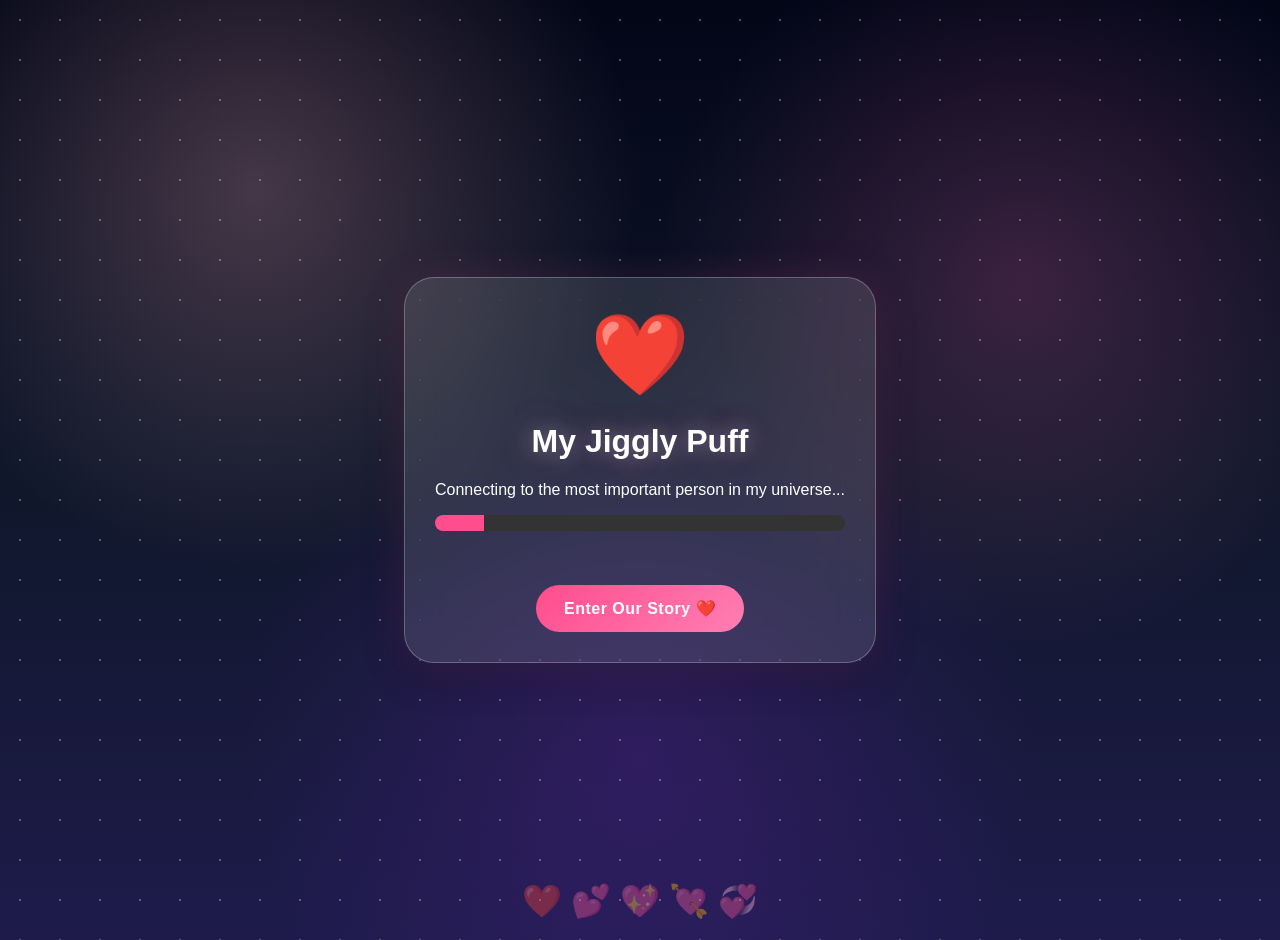
<file: index.html>
<!DOCTYPE html>
<html>

<head>
    <meta name="viewport" content="width=device-width,initial-scale=1">
    <title>Connecting...</title>
    <link rel="stylesheet" href="./style.css">
</head>

<body class="hero">

    <div class="glass center">

        <div style="font-size:5rem;">
            ❤️
        </div>

        <h1>
            My Jiggly Puff
        </h1>

        <p id="status">
            Connecting to the most important person in my universe...
        </p>

        <div class="bar">
            <div id="fill"></div>
        </div>

        <br>

        <p id="connected"></p>

        <a id="enterBtn"
           class="btn hidden"
           href="match.html">
            Enter Our Story ❤️
        </a>

    </div>

    <script src="loader.js"></script>

</body>

</html>
</file>
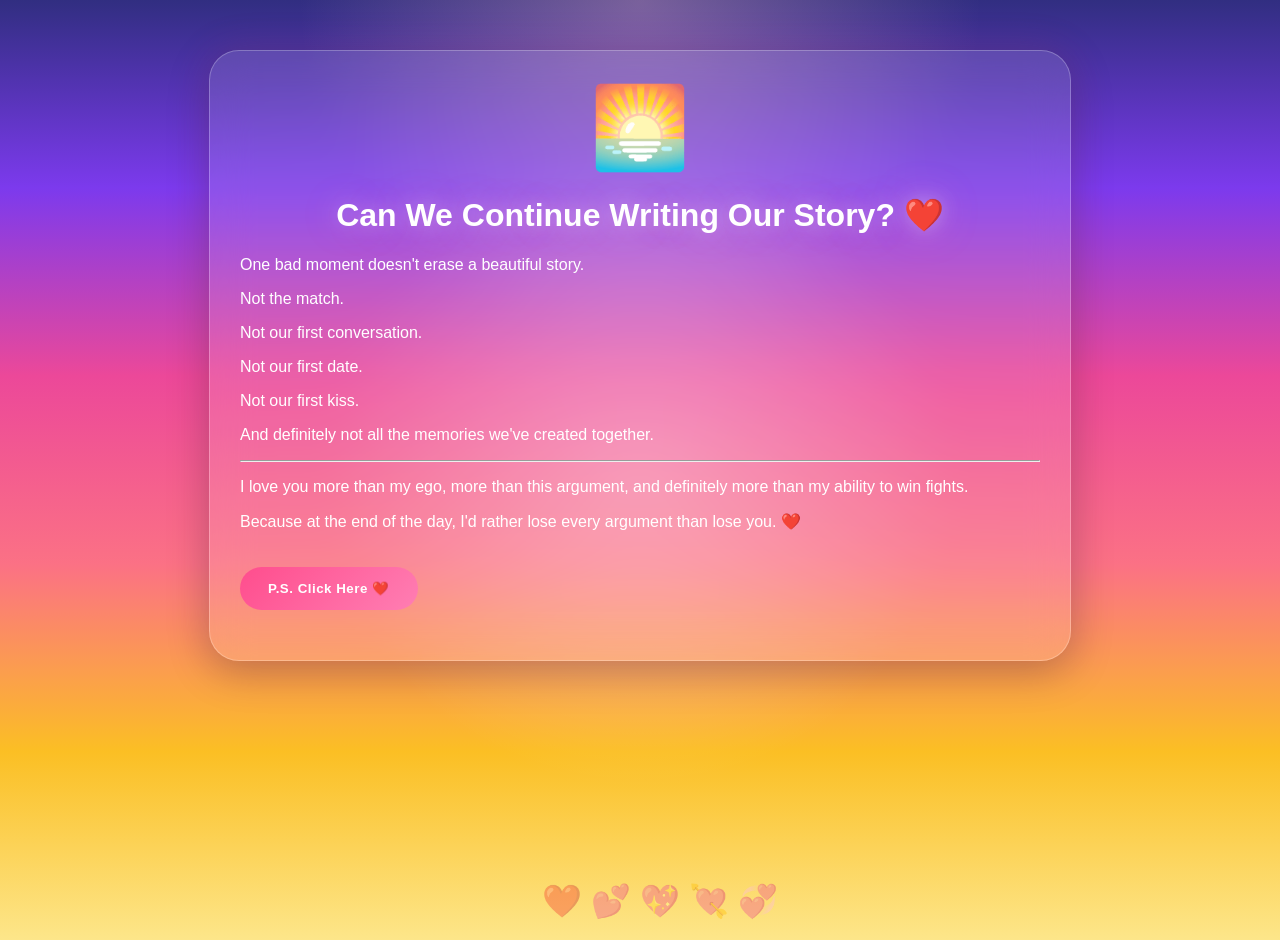
<file: final.html>
<!DOCTYPE html>
<html>
<head>
<meta charset="UTF-8">
<meta name="viewport" content="width=device-width,initial-scale=1">
<link rel="stylesheet" href="style.css">
<title>One Last Thing ❤️</title>
</head>

<body class="sunrise">

<div class="glass">

<div style="font-size:5rem;text-align:center;">
🌅
</div>

<h1 style="text-align:center;">
Can We Continue Writing Our Story? ❤️
</h1>

<p>
One bad moment doesn't erase a beautiful story.
</p>

<p>Not the match.</p>

<p>Not our first conversation.</p>

<p>Not our first date.</p>

<p>Not our first kiss.</p>

<p>
And definitely not all the memories we've created together.
</p>

<hr>

<p>
I love you more than my ego,
more than this argument,
and definitely more than my ability to win fights.
</p>

<p>
Because at the end of the day,
I'd rather lose every argument than lose you.
❤️
</p>

<button
class="btn"
onclick="document.getElementById('finalMessage').innerHTML='❤️ Still My Favorite Person ❤️<br><br>Forever Yours,<br>Your Nerdy / Dumb Boyfriend';">

P.S. Click Here ❤️

</button>

<h2 id="finalMessage"></h2>

</div>

</body>
</html>
</file>
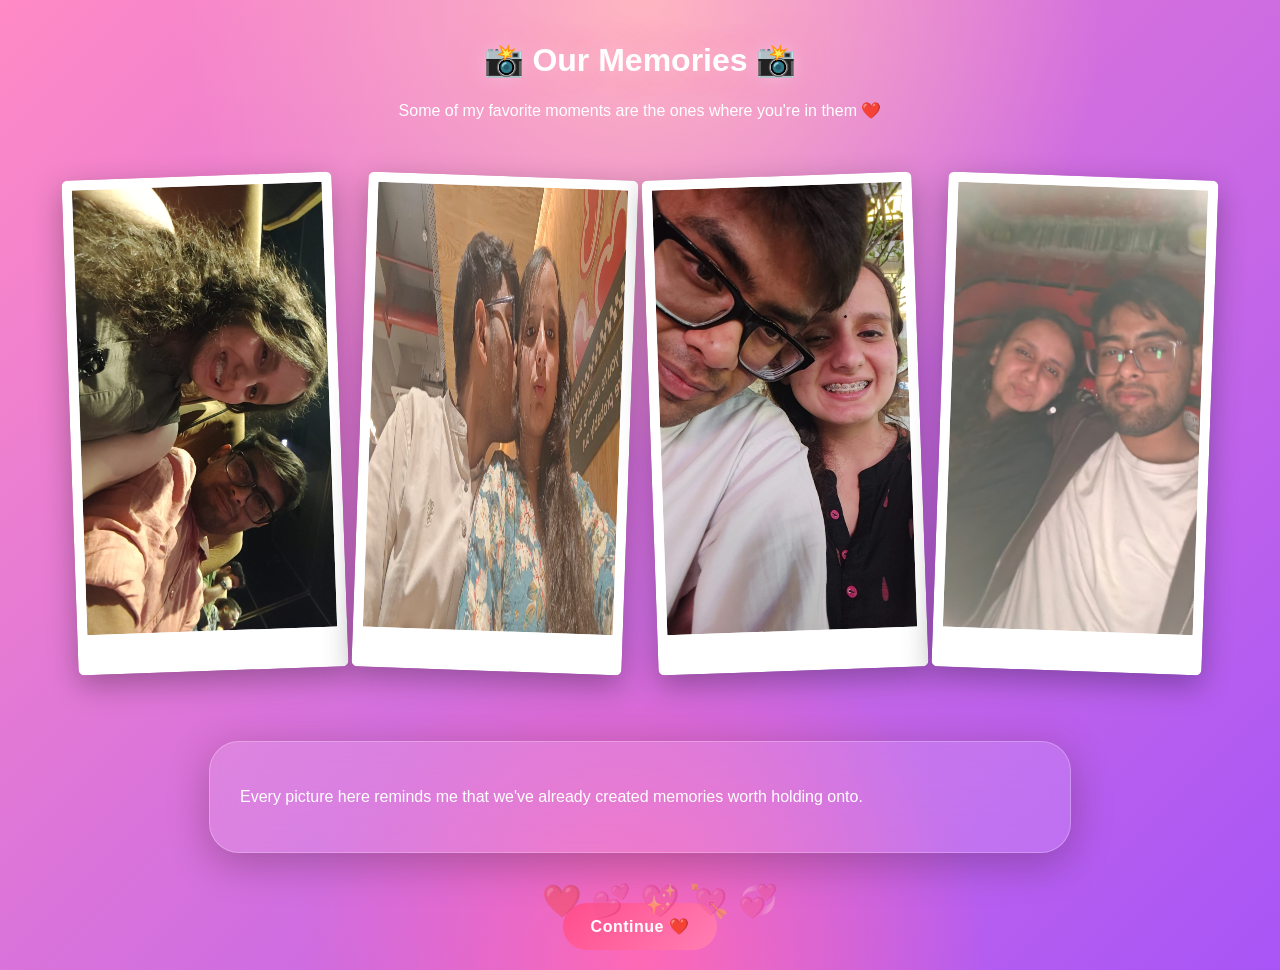
<file: gallery.html>
<!DOCTYPE html>
<html>
<head>
<meta charset="UTF-8">
<meta name="viewport" content="width=device-width,initial-scale=1">
<link rel="stylesheet" href="style.css">
<title>Our Memories ❤️</title>
</head>

<body class="pink">

<h1 class="center">📸 Our Memories 📸</h1>

<p class="center">
Some of my favorite moments are the ones where you're in them ❤️
</p>

<div class="gallery">

<img src="./assets/photos/photo1.jpg" alt="Photo 1">
<img src="assets/photos/photo2.jpg">
<img src="assets/photos/photo3.jpg">
<img src="assets/photos/photo4.jpg">

</div>

<div class="story-card">
<p>
Every picture here reminds me that we've already created memories worth holding onto.
</p>
</div>

<div class="center">
<a class="btn" href="sorry.html">Continue ❤️</a>
</div>

</body>
</html>
</file>
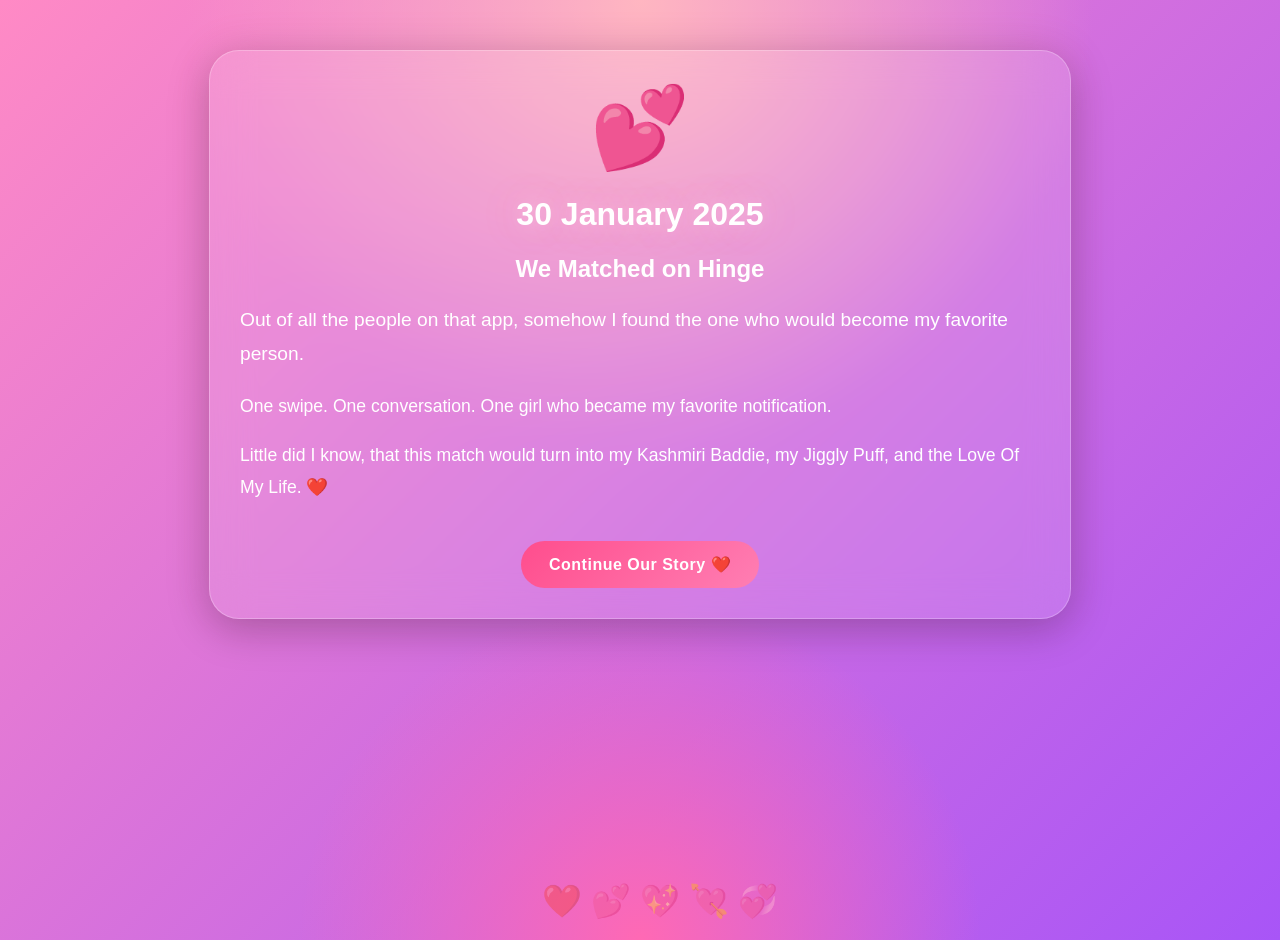
<file: match.html>
<!DOCTYPE html>
<html>
<head>
<meta name="viewport" content="width=device-width,initial-scale=1">
<link rel="stylesheet" href="style.css">
<title>Our Beginning ❤️</title>
</head>

<body class="pink">

<div class="story-card">

<div style="font-size:5rem;text-align:center;">
💕
</div>

<h1 style="text-align:center;">
30 January 2025
</h1>

<h2 style="text-align:center;">
We Matched on Hinge
</h2>

<p style="font-size:1.2rem;line-height:1.8;">
Out of all the people on that app,
somehow I found the one who would become
my favorite person.
</p>

<p style="font-size:1.1rem;line-height:1.8;">
One swipe.
One conversation.
One girl who became my favorite notification.
</p>

<p style="font-size:1.1rem;line-height:1.8;">
Little did I know,
that this match would turn into
my Kashmiri Baddie,
my Jiggly Puff,
and the Love Of My Life. ❤️
</p>

<div class="center">
<a class="btn" href="talk.html">
Continue Our Story ❤️
</a>
</div>

</div>

</body>
</html>
</file>
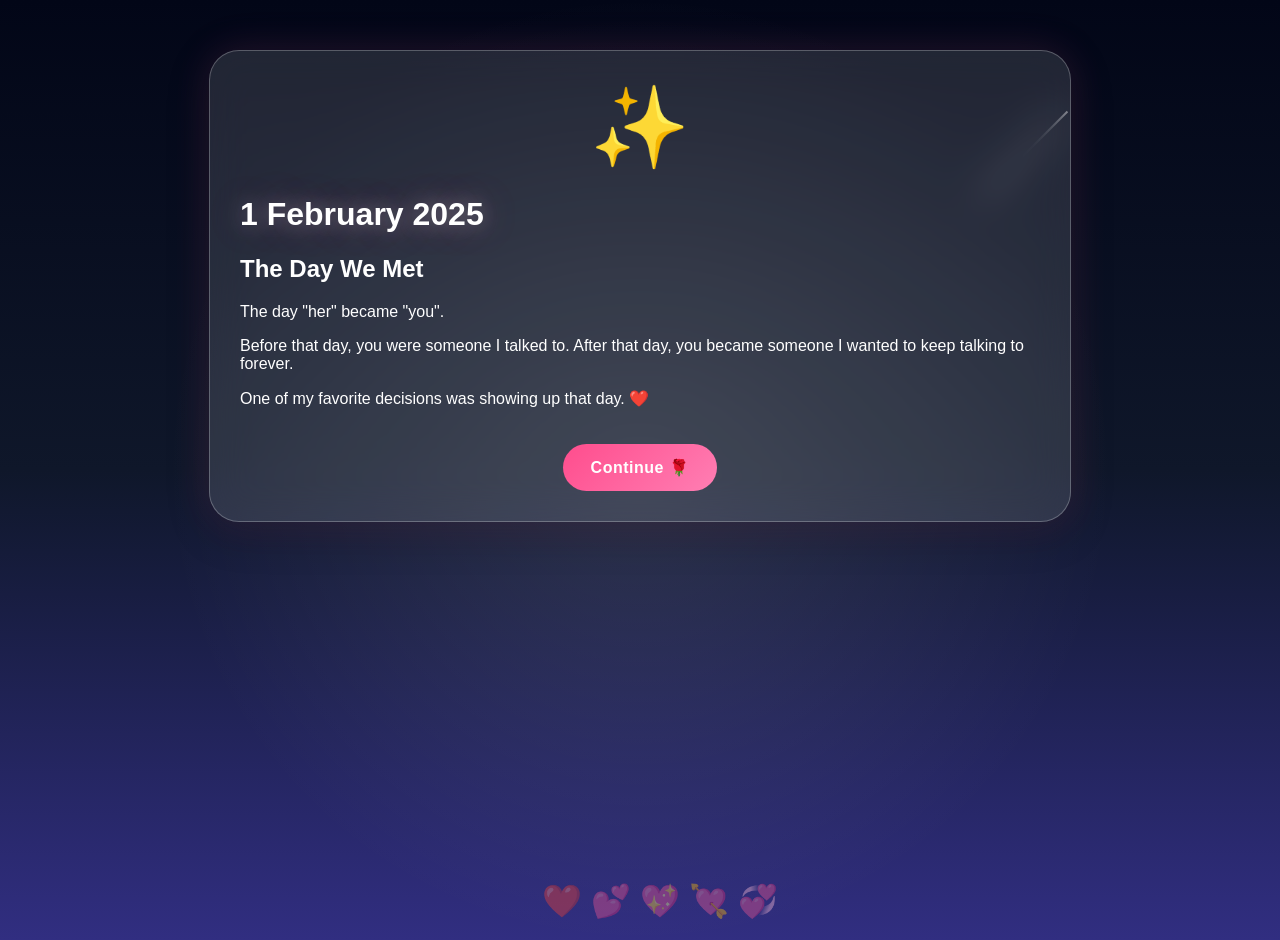
<file: meet.html>
<!DOCTYPE html><html><head><meta name="viewport" content="width=device-width,initial-scale=1"><link rel="stylesheet" href="style.css"></head><body class="stars">

<div class="story-card">

<div style="font-size:5rem;text-align:center;">
✨
</div>

<h1>1 February 2025</h1>

<h2>The Day We Met</h2>

<p>
The day "her" became "you".
</p>

<p>
Before that day,
you were someone I talked to.

After that day,
you became someone I wanted
to keep talking to forever.
</p>

<p>
One of my favorite decisions
was showing up that day.
❤️
</p>

<div class="center">
<a class="btn" href="timeline.html">
Continue 🌹
</a>
</div>

</div>

</body></html>
</file>
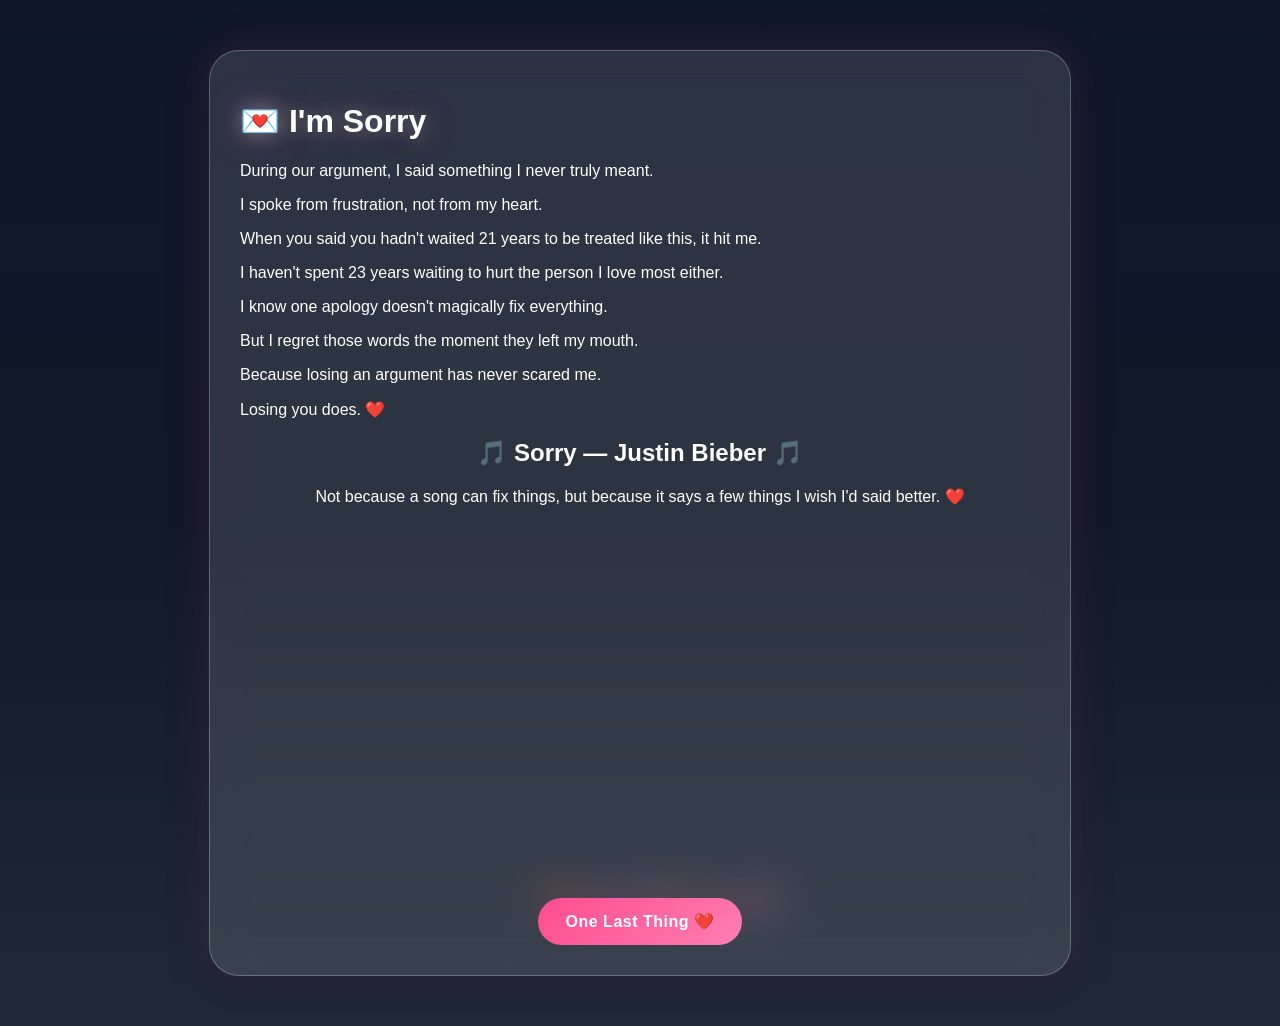
<file: sorry.html>
<!DOCTYPE html>
<html>
<head>
<meta charset="UTF-8">
<meta name="viewport" content="width=device-width,initial-scale=1">
<link rel="stylesheet" href="style.css">
<title>I'm Sorry ❤️</title>
</head>

<body class="dark">

<div class="glass">

<h1>💌 I'm Sorry</h1>

<p>
During our argument, I said something I never truly meant.
</p>

<p>
I spoke from frustration, not from my heart.
</p>

<p>
When you said you hadn't waited 21 years to be treated like this, it hit me.
</p>

<p>
I haven't spent 23 years waiting to hurt the person I love most either.
</p>

<p>
I know one apology doesn't magically fix everything.
</p>

<p>
But I regret those words the moment they left my mouth.
</p>

<p>
Because losing an argument has never scared me.
</p>

<p>
Losing you does. ❤️
</p>
<h2 style="text-align:center;">
🎵 Sorry — Justin Bieber 🎵
</h2>

<p style="text-align:center;">
Not because a song can fix things,
but because it says a few things
I wish I'd said better.
❤️
</p>

<iframe
style="border-radius:12px"
src="https://open.spotify.com/embed/track/09CtPGIpYB4BrO8qb1RGsF?utm_source=generator"
width="100%"
height="352"
frameborder="0"
allowfullscreen
allow="autoplay; clipboard-write; encrypted-media; fullscreen; picture-in-picture"
loading="lazy">
</iframe>
<div class="center">
<a class="btn" href="final.html">
One Last Thing ❤️
</a>
</div>

</div>

</body>
</html>
</file>
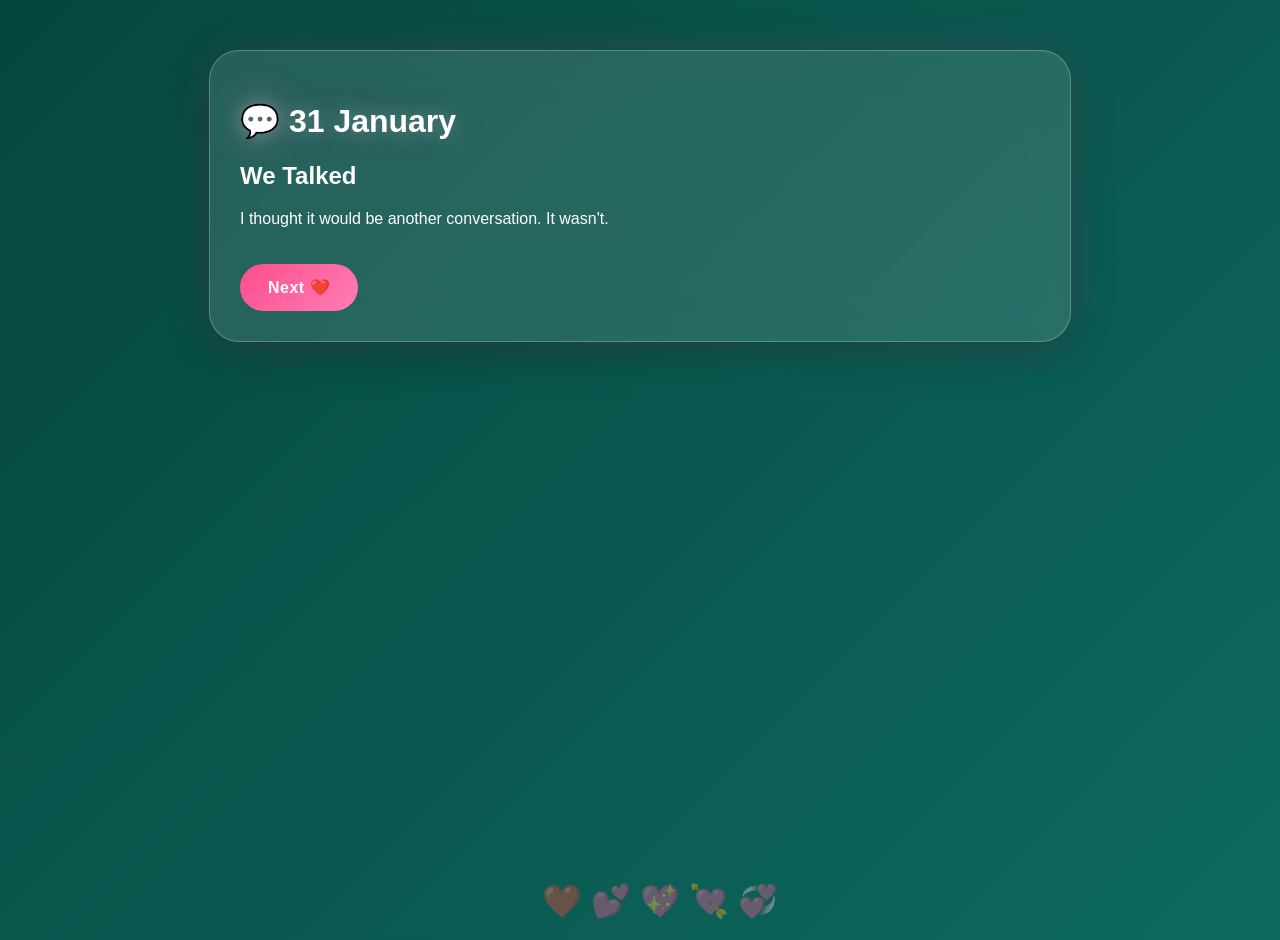
<file: talk.html>
<!DOCTYPE html><html><head><meta name="viewport" content="width=device-width,initial-scale=1"><link rel="stylesheet" href="style.css"></head><body class="chatbg">
<div class="story-card"><h1>💬 31 January</h1><h2>We Talked</h2><p>I thought it would be another conversation. It wasn't.</p><a class="btn" href="meet.html">Next ❤️</a></div></body></html>
</file>
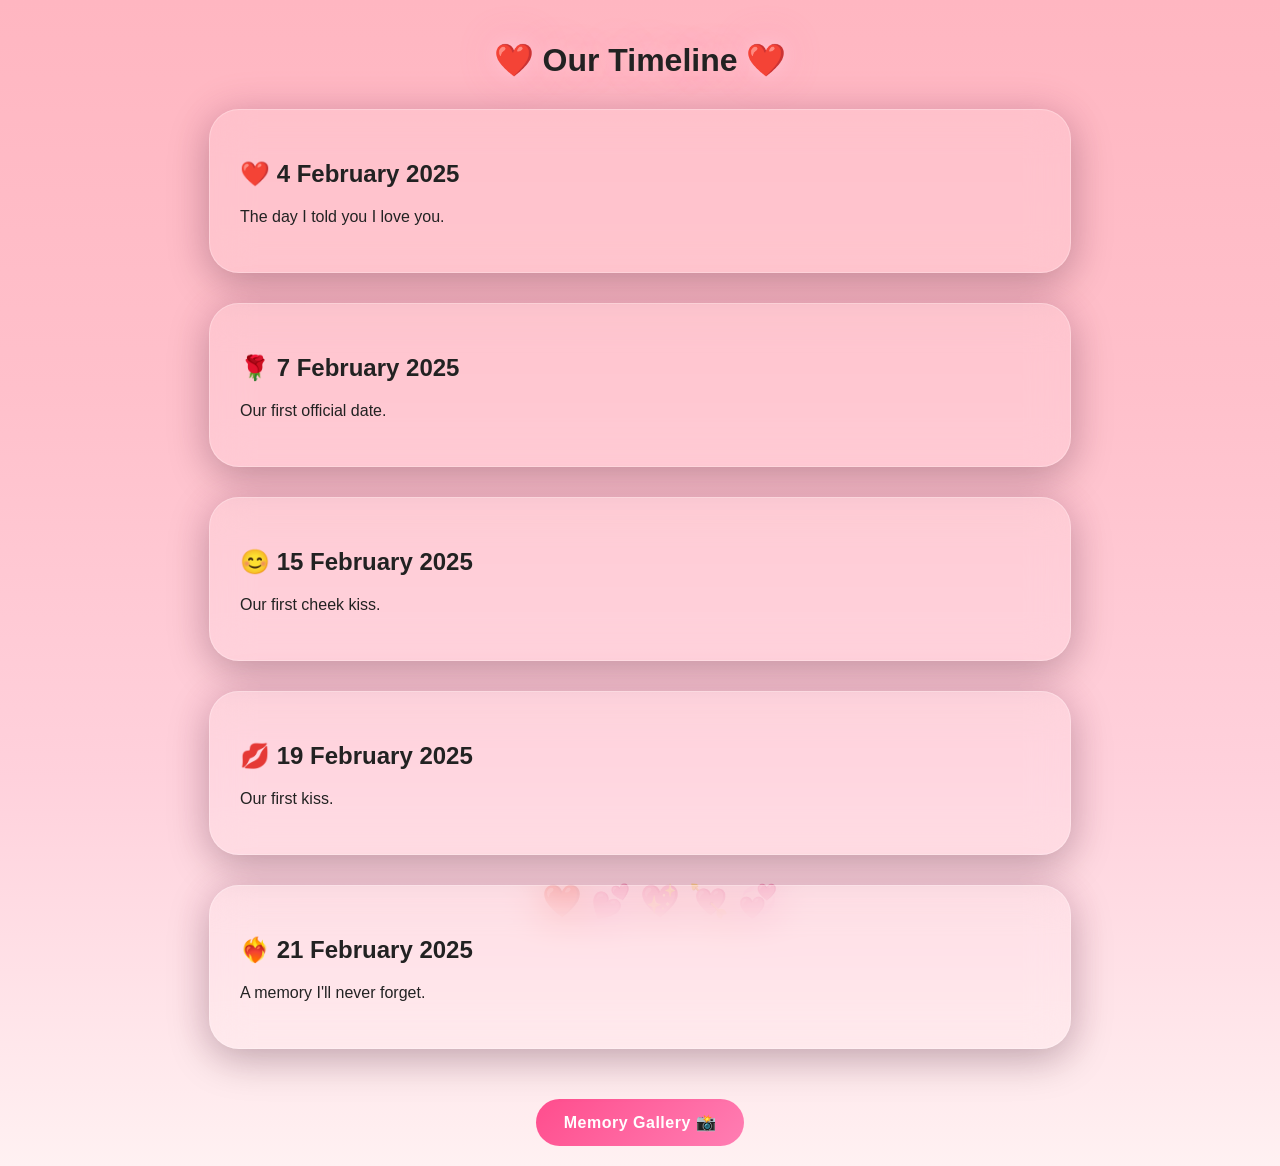
<file: timeline.html>
<!DOCTYPE html>
<html>
<head>
<meta charset="UTF-8">
<meta name="viewport" content="width=device-width,initial-scale=1">
<link rel="stylesheet" href="style.css">
<title>Our Timeline ❤️</title>
</head>

<body class="timeline-page">

<h1 class="center">❤️ Our Timeline ❤️</h1>

<div class="story-card">
<h2>❤️ 4 February 2025</h2>
<p>The day I told you I love you.</p>
</div>

<div class="story-card">
<h2>🌹 7 February 2025</h2>
<p>Our first official date.</p>
</div>

<div class="story-card">
<h2>😊 15 February 2025</h2>
<p>Our first cheek kiss.</p>
</div>

<div class="story-card">
<h2>💋 19 February 2025</h2>
<p>Our first kiss.</p>
</div>

<div class="story-card">
<h2>❤️‍🔥 21 February 2025</h2>
<p>A memory I'll never forget.</p>
</div>

<div class="center">
<a class="btn" href="gallery.html">Memory Gallery 📸</a>
</div>

</body>
</html>
</file>
<file: style.css>
body{
    font-family: Arial, sans-serif;
    margin: 0;
    padding: 20px;
    color: white;
    min-height: 100vh;
    overflow-x: hidden;
}

/* Floating Hearts */
body::after{
    content:"❤️ 💕 💖 💘 💞";
    position:fixed;
    bottom:-20px;
    width:100%;
    text-align:center;
    font-size:2rem;
    opacity:.4;
    animation:floatHearts 15s linear infinite;
    pointer-events:none;
}

/* Common */
.center{
    text-align:center;
}

.hidden{
    display:none;
}

h1{
    text-shadow:
    0 0 20px rgba(255,255,255,.3),
    0 0 40px rgba(255,105,180,.3);
}

.btn{
    background:linear-gradient(
        135deg,
        #ff4d8d,
        #ff7eb3
    );

    color:white;
    padding:14px 28px;
    border-radius:999px;
    text-decoration:none;
    display:inline-block;
    margin-top:20px;
    border:none;
    cursor:pointer;
    font-weight:bold;
    letter-spacing:.5px;
    transition:.3s;
}

.btn:hover{
    transform:translateY(-3px) scale(1.05);

    box-shadow:
    0 10px 30px rgba(255,77,141,.4);
}

/* Glass Cards */
.glass,
.story-card{
    position:relative;
    z-index:2;

    background:rgba(255,255,255,0.12);

    backdrop-filter:blur(20px);
    -webkit-backdrop-filter:blur(20px);

    border:1px solid rgba(255,255,255,0.25);

    border-radius:30px;

    padding:30px;

    max-width:800px;

    margin:30px auto;

    box-shadow:
    0 10px 40px rgba(0,0,0,.25),
    0 0 40px rgba(255,105,180,.15);

    animation:fadeUp .8s ease;
    transition:.4s;
}

.story-card:hover{
    transform:translateY(-6px);
}

/* Loading Page */
.hero{
    min-height:100vh;
    display:flex;
    justify-content:center;
    align-items:center;
    position:relative;
    overflow:hidden;

    background:
    radial-gradient(circle at 20% 20%, rgba(255,182,193,.25), transparent 30%),
    radial-gradient(circle at 80% 30%, rgba(255,105,180,.2), transparent 30%),
    radial-gradient(circle at 50% 80%, rgba(138,43,226,.2), transparent 40%),
    linear-gradient(180deg,#020617,#0f172a,#1e1b4b);
}

.hero::before{
    content:"";
    position:absolute;
    inset:0;

    background-image:
    radial-gradient(white 1px, transparent 1px);

    background-size:40px 40px;

    opacity:.3;

    animation:twinkle 4s infinite alternate;
}

.bar{
    width:100%;
    height:16px;
    background:#333;
    border-radius:20px;
    overflow:hidden;
}

#fill{
    height:100%;
    width:0;
    background:#ff4d8d;
}

/* Match Page */
.pink{
    min-height:100vh;

    background:
    radial-gradient(circle at top,#ffb6c1 0%,transparent 40%),
    radial-gradient(circle at bottom,#ff69b4 0%,transparent 30%),
    linear-gradient(135deg,#ff8ac5,#a855f7);
}

/* Chat Page */
.chatbg{
    min-height:100vh;

    background:
    linear-gradient(rgba(0,0,0,.25),rgba(0,0,0,.25)),
    linear-gradient(135deg,#075e54,#128c7e);
}

/* Meet Page */
.stars{
    min-height:100vh;
    position:relative;
    overflow:hidden;

    background:
    radial-gradient(circle at center,rgba(255,255,255,.1),transparent 60%),
    linear-gradient(180deg,#020617,#0f172a,#312e81);
}

.stars::before{
    content:"";
    position:absolute;
    width:2px;
    height:120px;
    background:white;
    top:10%;
    left:80%;
    transform:rotate(45deg);
    animation:shoot 6s infinite;
}

/* Timeline */
.timeline-page{
    min-height:100vh;
    color:#222;

    background:
    linear-gradient(
        180deg,
        #ffb6c1,
        #ffc0cb,
        #ffd1dc,
        #fff1f2
    );
}

.timeline-page .story-card{
    color:#222;
}

/* Gallery */
.gallery{
    display:flex;
    flex-wrap:wrap;
    justify-content:center;
    gap:20px;
    padding:40px;
}

.gallery img{
    width:250px;
    background:white;
    padding:10px 10px 40px 10px;
    border-radius:6px;
    box-shadow:0 10px 30px rgba(0,0,0,.3);
    transform:rotate(-2deg);
    transition:.4s;
}

.gallery img:nth-child(even){
    transform:rotate(2deg);
}

.gallery img:hover{
    transform:scale(1.08) rotate(0deg);
}

/* Sorry Page */
.dark{
    min-height:100vh;

    background:
    linear-gradient(
        180deg,
        #0f172a,
        #111827,
        #1f2937
    );
}

/* Final Page */
.sunrise{
    min-height:100vh;

    background:
    radial-gradient(
        circle at center,
        rgba(255,255,255,.3),
        transparent 40%
    ),

    radial-gradient(
        circle at top,
        rgba(255,192,203,.35),
        transparent 30%
    ),

    linear-gradient(
        180deg,
        #312e81,
        #7c3aed,
        #ec4899,
        #fb7185,
        #fbbf24,
        #fde68a
    );
}

/* Animations */
@keyframes twinkle{
    from{opacity:.15;}
    to{opacity:.45;}
}

@keyframes shoot{
    0%{
        transform:translateX(0) translateY(0) rotate(45deg);
        opacity:0;
    }

    20%{
        opacity:1;
    }

    100%{
        transform:translateX(-600px) translateY(600px) rotate(45deg);
        opacity:0;
    }
}

@keyframes floatHearts{
    from{
        transform:translateY(0);
    }

    to{
        transform:translateY(-120vh);
    }
}

@keyframes fadeUp{
    from{
        opacity:0;
        transform:translateY(40px);
    }

    to{
        opacity:1;
        transform:translateY(0);
    }
}

/* Mobile */
@media(max-width:600px){

    body{
        padding:15px;
    }

    h1{
        font-size:1.8rem;
    }

    .gallery img{
        width:90%;
    }

    .glass,
    .story-card{
        padding:20px;
    }
}
</file>
